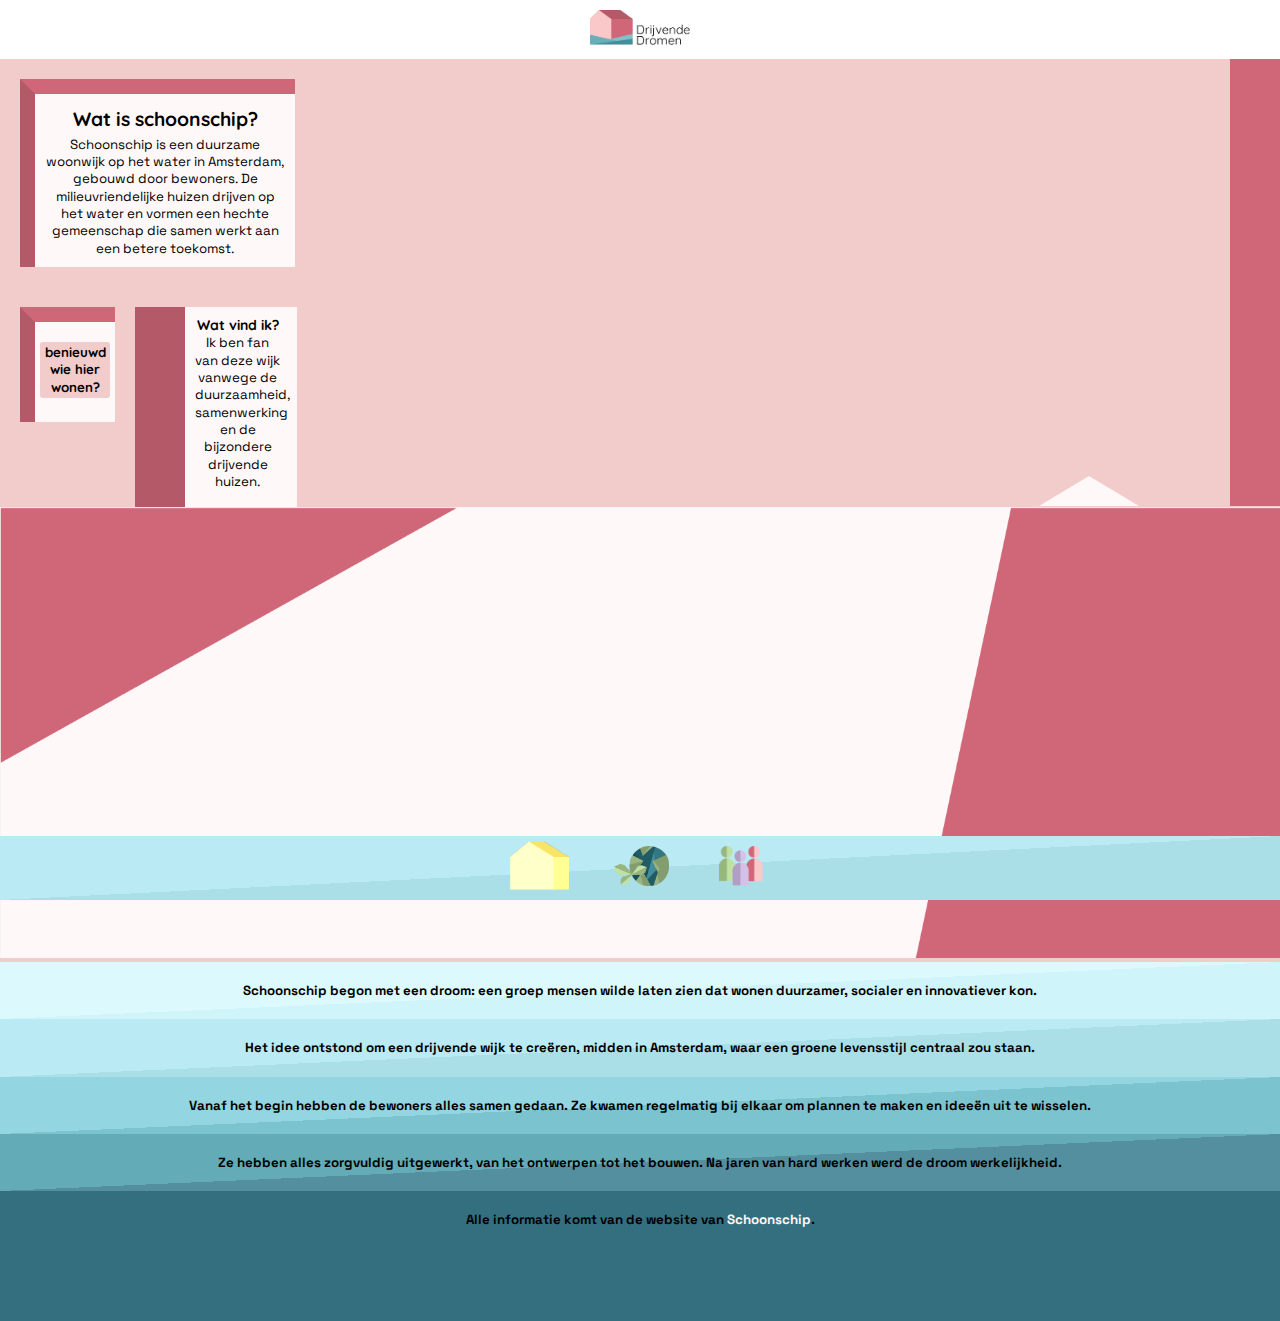
<file: index.html>
<!DOCTYPE html>
<html lang="en">
<head>
    <meta charset="UTF-8">
    <meta name="viewport" content="width=device-width, initial-scale=1.0">
    <title>Drijvende Dromen - Home</title>
    <link href="https://fonts.googleapis.com/css2?family=Quicksand:wght@300;400;500;700&display=swap" rel="stylesheet">
    <link href="https://fonts.googleapis.com/css2?family=Space+Grotesk:wght@300;400;500;700&display=swap" rel="stylesheet">
    <link rel="stylesheet" href="css/styles.css">
</head>
<body>
    <header>
        <a href="index.html"><img src="images/logo_DD.png" alt="Logo van Drijvende Dromen"></a>
    </header>
    <main>
        <section class="homeraam">
            <h1>Wat is schoonschip?</h1>
            <p>Schoonschip is een duurzame woonwijk op het water in Amsterdam, gebouwd door bewoners. De milieuvriendelijke huizen drijven op het water en vormen een hechte gemeenschap die samen werkt aan een betere toekomst.</p>
        </section>
        <section class="homeramen">
            <article class="homeraam1">
                <a href="bewoners.html">benieuwd wie hier wonen?</a>
            </article>
            <article class="homedeur">
                <h2>Wat vind ik?</h2>
                <p>Ik ben fan van deze wijk vanwege de duurzaamheid, samenwerking en de bijzondere drijvende huizen.</p>
                <div></div>
            </article>
        </section>
        <section class="zijblok"></section>
        <section>
            <img src="images/huis_onderkant.png" alt="Huis onderkant">
        </section>
        <section class="waterblokken">
            <article class="blok1">
                <p>Schoonschip begon met een droom: een groep mensen wilde laten zien dat wonen duurzamer, socialer en innovatiever kon.</p>
            </article>
            <article class="blok2">
                <p>Het idee ontstond om een drijvende wijk te creëren, midden in Amsterdam, waar een groene levensstijl centraal zou staan.</p>
            </article>
            <article class="blok3">
                <p>Vanaf het begin hebben de bewoners alles samen gedaan. Ze kwamen regelmatig bij elkaar om plannen te maken en ideeën uit te wisselen.</p>
            </article>
            <article class="blok4">
                <p>Ze hebben alles zorgvuldig uitgewerkt, van het ontwerpen tot het bouwen. Na jaren van hard werken werd de droom werkelijkheid.</p>
            </article>
        </section>
    </main>
    <footer>
        <section>
            <article>
                <p>Alle informatie komt van de website van <a href="https://schoonschipamsterdam.org/">Schoonschip</a>.</p>
            </article>
        </section>
        <nav>
            <a href="index.html" class="active"><img src="images/home_icoon.png" alt="Homeknop"></a>
            <a href="duurzaamheid.html"><img src="images/duurzaamheid_icoon.png" alt="Duurzaamheid"></a>
            <a href="bewoners.html"><img src="images/bewoner_icoon.png" alt="Bewoners"></a>
        </nav>
    </footer>
</body>
</html>
</file>
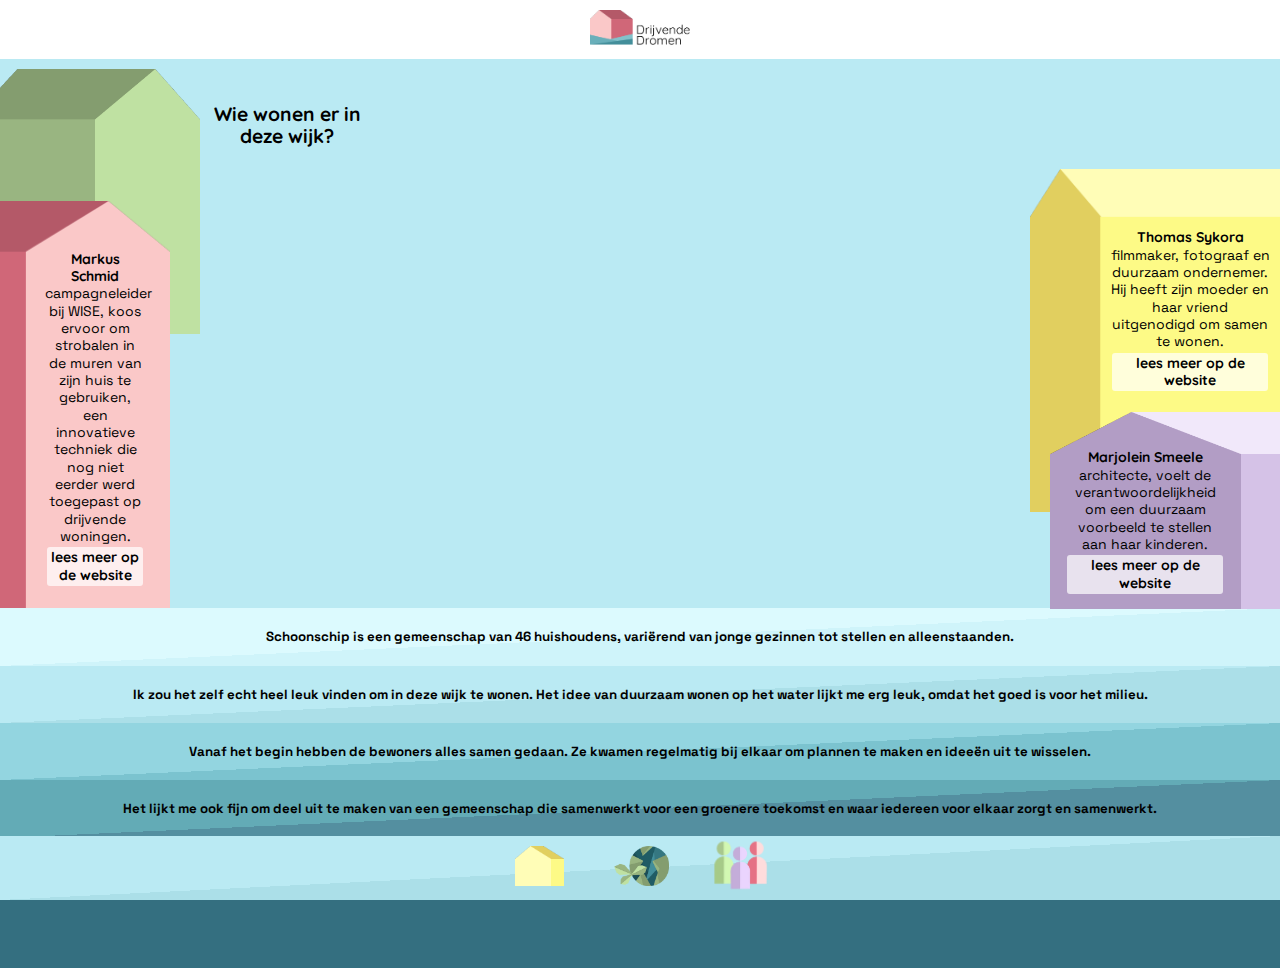
<file: bewoners.html>
<!DOCTYPE html> 
<html lang="en">
<head>
    <meta charset="UTF-8">
    <meta name="viewport" content="width=device-width, initial-scale=1.0">
    <title>Drijvende Dromen - Bewoners</title>
    <link href="https://fonts.googleapis.com/css2?family=Quicksand:wght@300;400;500;700&display=swap" rel="stylesheet">
    <link href="https://fonts.googleapis.com/css2?family=Space+Grotesk:wght@300;400;500;700&display=swap" rel="stylesheet">
    <link rel="stylesheet" href="css/styles.css">
</head>
<body>
    <header>
        <a href="index.html"><img src="images/logo_DD.png" alt="Logo van Drijvende Dromen"></a>
    </header>
    <main class="bewonersmain">
        <section class="bewonerhuizen">
            <article class="groenhuis">
                <img src="images/groenhuis.png" alt="tekening van een groen huis">
                <div class="huis-tekst">
                    <h1>Wie wonen er in deze wijk?</h1>
                </div>
            </article>
            <article class="geelhuis">
                <img src="images/geelhuis.png" alt="tekening van een geel huis">
                <div class="huis-tekst">
                    <h2>Thomas Sykora</h2>
                    <p>filmmaker, fotograaf en duurzaam ondernemer. Hij heeft zijn moeder en haar vriend uitgenodigd om samen te wonen.<br><a href="https://schoonschipamsterdam.org/bewoners/thomas-sykora/">lees meer op de website</a></p>
                </div>
            </article>
            <article class="rozehuis">
                <img src="images/rozehuis.png" alt="tekening van een roze huis">
                <div class="huis-tekst">
                    <h2>Markus Schmid</h2>
                    <p> campagneleider bij WISE, koos ervoor om strobalen in de muren van zijn huis te gebruiken, een innovatieve techniek die nog niet eerder werd toegepast op drijvende woningen.<br><a href="https://schoonschipamsterdam.org/bewoners/markus-schmid/">lees meer op de website</a></p>
                </div>
            </article>
            <article class="paarshuis">
                <img src="images/paarshuis.png" alt="tekening van een paars huis">
                <div class="huis-tekst">
                    <h2>Marjolein Smeele</h2>
                    <p> architecte, voelt de verantwoordelijkheid om een duurzaam voorbeeld te stellen aan haar kinderen.<br><a href="https://schoonschipamsterdam.org/bewoners/marjoleinsmeele/">lees meer op de website</a></p>
                </div>
            </article>
        </section>
        <section class="waterblokken">
            <article class="blok1">
                <p>Schoonschip is een gemeenschap van 46 huishoudens, variërend van jonge gezinnen tot stellen en alleenstaanden.</p>
            </article>
            <article class="blok2">
                <p>Ik zou het zelf echt heel leuk vinden om in deze wijk te wonen. Het idee van duurzaam wonen op het water lijkt me erg leuk, omdat het goed is voor het milieu.</p>
            </article>
            <article class="blok3">
                <p>Vanaf het begin hebben de bewoners alles samen gedaan. Ze kwamen regelmatig bij elkaar om plannen te maken en ideeën uit te wisselen.</p>
            </article>
            <article class="blok4">
                <p>Het lijkt me ook fijn om deel uit te maken van een gemeenschap die samenwerkt voor een groenere toekomst en waar iedereen voor elkaar zorgt en samenwerkt.</p>
            </article>
        </section>
    </main>
    <footer>
        <section>
            <article>
                <p>Alle informatie komt van de website van <a href="https://schoonschipamsterdam.org/">Schoonschip</a>.</p>
            </article>
        </section>
        <nav>
            <a href="index.html"><img src="images/home_icoon.png" alt="Homeknop"></a>
            <a href="duurzaamheid.html"><img src="images/duurzaamheid_icoon.png" alt="Duurzaamheid"></a>
            <a class="active" href="bewoners.html"><img src="images/bewoner_icoon.png" alt="Bewoners"></a>
        </nav>
    </footer>
</body>
</html>
</file>
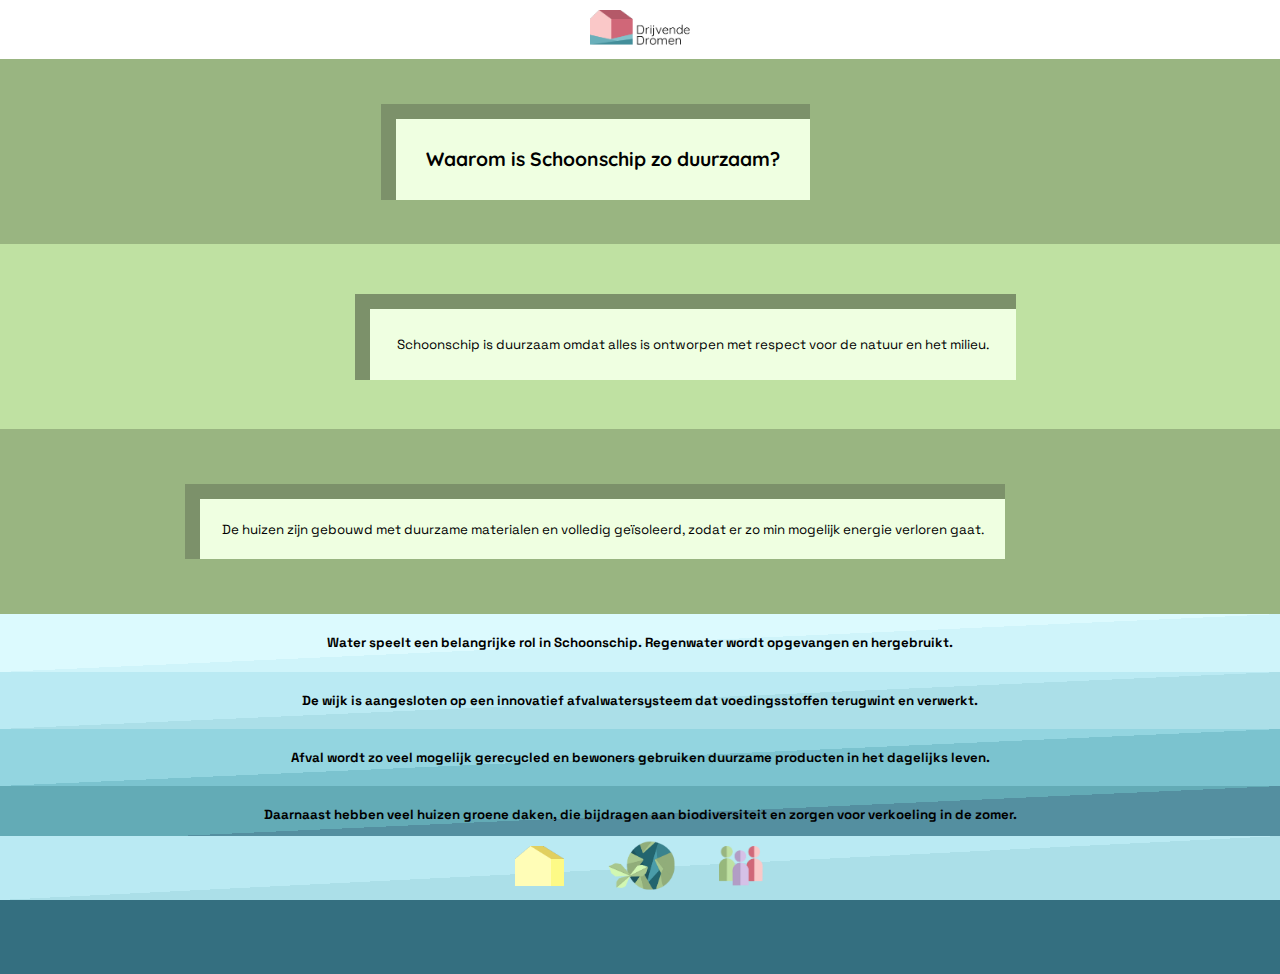
<file: duurzaamheid.html>
<!DOCTYPE html>
<html lang="en">
<head>
    <meta charset="UTF-8">
    <meta name="viewport" content="width=375, initial-scale=1">
    <title>Drijvende Dromen - Duurzaamheid</title>
    <link href="https://fonts.googleapis.com/css2?family=Quicksand:wght@300;400;500;700&display=swap" rel="stylesheet">
    <link href="https://fonts.googleapis.com/css2?family=Space+Grotesk:wght@300;400;500;700&display=swap" rel="stylesheet">
    <link rel="stylesheet" href="css/styles.css">
</head>
<body>
    <header>
        <a href="index.html"><img src="images/logo_DD.png" alt="Logo van Drijvende Dromen"></a>
    </header>
    <main>
        <section class="duurzaamhuizen">
            <article class="duurzaamhuis1">
                <article class="raam1">
                    <h1>Waarom is Schoonschip zo duurzaam?</h1>
                </article>
            </article>
            <article class="duurzaamhuis2">
                <article class="raam2">
                    <p>Schoonschip is duurzaam omdat alles is ontworpen met respect voor de natuur en het milieu.</p>
                </article>
            </article>
            <article class="duurzaamhuis3">
                <article class="raam3">
                    <p>De huizen zijn gebouwd met duurzame materialen en volledig geïsoleerd, zodat er zo min mogelijk energie verloren gaat.</p>
                </article>
            </article>
        </section>
        <section class="waterblokken">
            <article class="blok1">
                <p>Water speelt een belangrijke rol in Schoonschip. Regenwater wordt opgevangen en hergebruikt.</p>
            </article>
            <article class="blok2">
                <p>De wijk is aangesloten op een innovatief afvalwatersysteem dat voedingsstoffen terugwint en verwerkt.</p>
            </article>
            <article class="blok3">
                <p>Afval wordt zo veel mogelijk gerecycled en bewoners gebruiken duurzame producten in het dagelijks leven.</p>
            </article>
            <article class="blok4">
                <p>Daarnaast hebben veel huizen groene daken, die bijdragen aan biodiversiteit en zorgen voor verkoeling in de zomer.</p>
            </article>
        </section>
    </main>
    <footer>
        <section>
            <article>
                <p>Alle informatie komt van de website van <a href="https://schoonschipamsterdam.org/">Schoonschip</a>.</p>
            </article>
        </section>
        <nav>
            <a href="index.html"><img src="images/home_icoon.png" alt="Homeknop"></a>
            <a href="duurzaamheid.html" class="active"><img src="images/duurzaamheid_icoon.png" alt="Duurzaamheid"></a>
            <a href="bewoners.html"><img src="images/bewoner_icoon.png" alt="Bewoners"></a>
        </nav>
    </footer>
</body>
</html>
</file>
<file: css/styles.css>
* { 
    margin: 0;
    padding: 0;
}

body { 
    overflow-x: hidden; 
    height: 100vh;
    display: flex;
    flex-direction: column;
    justify-content: flex-start;
    background-color: azure;
    font-family: 'Space Grotesk', sans-serif;
    font-size: 10pt;
    line-height: 13pt;
    text-align: center;
}

h1 {
    padding: 5px;
    font-size: 14.5pt;
    line-height: 16pt;
    font-family: 'Quicksand';
}

h2 {
    font-size: 10.5pt;
    font-family: 'Quicksand';
}

nav {
    position: fixed;
    bottom: 0;
    width: 100%;
    background-color: #333;
    background: linear-gradient(to bottom right, #BAEAF3 50%, #ABDFE8 50%);
    display: flex;
    justify-content: center;
    align-items: center;
    padding-top: 10px;
    padding-bottom: 10px;
    gap: 50px;
    z-index: 6;
}

nav img {
    width: auto;
    height: 40px;
}

header {
    display: flex;
    justify-content: center;
    align-items: center;
    padding: 10px;
    background-color: white;
}

header img {
    height: 35px;
    width: auto;
}

footer section a {
    color: #FFF8F8;
    text-decoration: none;
    transition: color 0.3s ease, text-decoration 0.3s ease;
}
  
footer section a:hover {
    color: #D06778;
    text-decoration: underline;
}

footer article {
    height: 130px;
    background-color: #346f80;
}

.waterblokken, footer section {
    display: flex;
    flex-direction: column;
}

.waterblokken article {
    height: auto;
    width: 100%; 
}

.waterblokken article p, footer article p {
    padding: 20px;
    font-weight: bold;
}

.blok1 {
    background: linear-gradient(to bottom right, #DCFAFE 50%, #CFF4FA 50%);
}

.blok2 {
    background: linear-gradient(to bottom right, #BAEAF3 50%, #ABDFE8 50%);
}

.blok3 {
    background: linear-gradient(to bottom right, #93D5E0 50%, #7bc3cf 50%);
}

.blok4 {
    background: linear-gradient(to bottom right, #63abb6 50%, #548fa0 50%);
}

.active {
    transform: scale(1.2); 
    filter: brightness(1.1);
}

main {
    background-color: #F2CBCB;
    width: 100%;
    height: auto; 
    display: flex; 
    flex-direction: column;
    position: relative; 
}

.homeraam {
    background-color: #FFF8F8;
    width: 180pt;
    margin: 20px;
    border-top: 15px solid #D06778;  
    border-left: 15px solid #B45968; 
    padding: 10px;
}

.homeramen {
    display: flex;  
    justify-content: flex-start;
    margin: 20px;
    margin-bottom: 0px;
    gap: 20px;
}

.homeraam1, .homedeur {
    background-color: #FFF8F8;
}
.homeraam1 {
    width: 80px;  
    height: 100px;  
    border-top: 15px solid #D06778;
    border-left: 15px solid #B45968;
}

.homedeur {
    width: 85px;
    height: 180px; 
    border-left: 50px solid #B45968; 
    padding: 10px;
    padding-right: 17px;
}

.homedeur div {
    width: 0;
    height: 0;
    border-left: 50px solid transparent;
    border-right: 50px solid transparent; 
    border-bottom: 50px solid transparent; 
    border-bottom: 30px solid #FFF8F8;
    margin: 2rem;
    position: absolute;
    right: 109px;
    top: 385px;
}

.zijblok {
    background-color: #D06778;
    width: 50px; 
    height: 447px;
    position: absolute;
    top: 0;
    right: 0;
}

main img {
    width: 100%;
    height: auto;
}

.duurzaamhuizen {
    display: flex;
    flex-direction: column;
    justify-content: center;
    align-items: center;
    width: 100%;
}

.duurzaamhuis1, .duurzaamhuis2, .duurzaamhuis3 {
    width: 100%;
    height: 185px;
    display: flex;
    justify-content: center;
    align-items: center;
}

.duurzaamhuis1 {
    background-color: #99B581;
}

.duurzaamhuis2 {
    background-color: #BFE1A2;
}

.duurzaamhuis3 {
    background-color: #99B581;
}

.raam1, .raam2, .raam3 {
    background-color: #EFFFE1;
    margin: 10px;
    border-top: 15px solid #7C916A;
    border-left: 15px solid #7C916A;
}

.raam1 {
    margin-right: 100px;
    padding: 25px;
}

.raam2 {
    margin-left: 100px;
    padding: 27px;
}

.raam3 {
    margin-right: 100px;
    padding: 21.5px;
}

.bewonersmain .waterblokken {
    margin-top: 549px;
}

.bewonersmain {
    background-color: #BAEAF3;
}

.bewonerhuizen {
    position: relative;
    width: 100%;
    height: 100%;
}

.bewonerhuizen article {
    position: absolute;
    width: 90%;
    margin-top: 10px;
}

.bewonerhuizen article .huis-tekst {
    position: absolute;
    color: black;
    font-size: 14px;
    text-align: center;
    z-index: 5;
}

.groenhuis .huis-tekst {
    top: 20px;
    left: 207px;
    height: 100px;
    width: 160px;
    margin-top: 10px;
}

.geelhuis .huis-tekst {
    top: 50px;
    left: 80px;
    height: 100px;
    width: 160px;
    margin-top: 10px;
}

.rozehuis .huis-tekst {
    top: 40px;
    left: 45px;
    height: 150px;
    width: 100px;
    margin-top: 10px;
}

.paarshuis .huis-tekst {
    top: 27px;
    left: 15px;
    height: 100px;
    width: 160px;
    margin-top: 10px;
}

.bewonerhuizen .groenhuis {
    z-index: 1;
    top: 0;
    width: 200px;
}

.bewonerhuizen .geelhuis {
    z-index: 2;
    top: 100px;
    right: 0;
    width: 250px;
}

.bewonerhuizen .rozehuis {
    z-index: 3;
    width: 170px;
    top: 131.5px;
}

.bewonerhuizen .paarshuis {
    z-index: 4;
    top: 343px;
    right: 0;
    width: 230px;
}

.bewonerhuizen img {
    width: 100%;
    height: auto;
}

.bewonersmain a, .homeramen a {
    display: inline-block;
    padding: 2px 2px;
    margin: 2px;
    background-color: rgba(255, 255, 255, 0.7);
    color: black;
    text-decoration: none;
    border-radius: 3px;
    text-align: center;
    font-weight: bold;
    transition: background-color 0.3s ease, transform 0.2s ease;
    font-family: 'Quicksand';
}

.bewonersmain a:hover, .homeramen a:hover {
    background-color: white; 
    transform: scale(1.05);
}

.bewonersmain a:active, .homeramen a:active {
    background-color: white;
}

.bewonersmain a:visited, .homeramen a:active {
    background-color: rgba(255, 255, 255, 0.7);  
    color: black;       
}

.homeramen a {
    background-color: #F2CBCB;
    margin: 5px;
    margin-top: 20px;
}
</file>
